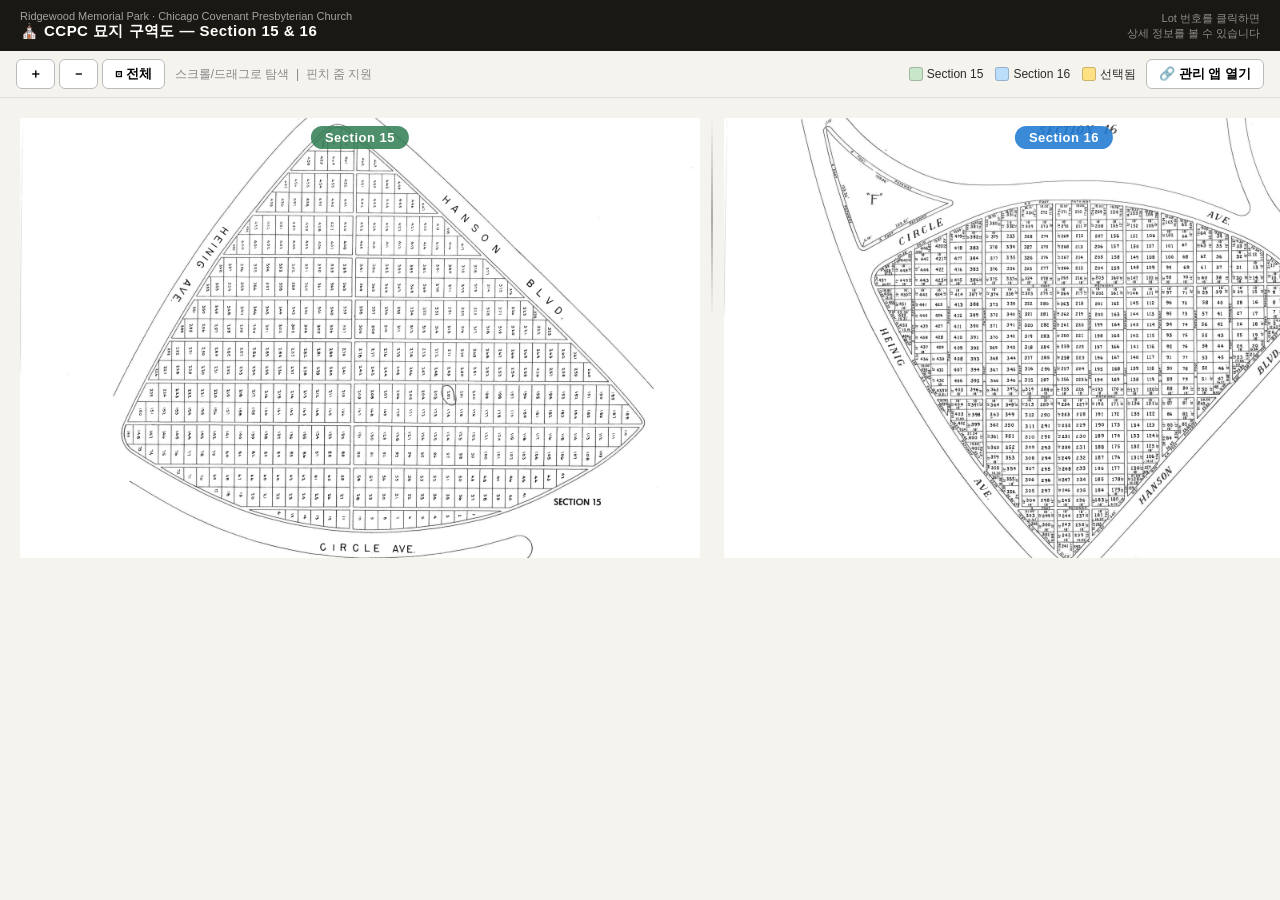
<file: cemetery_map_viewer.html>
<!DOCTYPE html>
<html lang="ko">
<head>
<meta charset="UTF-8">
<meta name="viewport" content="width=device-width, initial-scale=1.0">
<title>CCPC 묘지 구역도 — Section 15 & 16</title>
<style>
* { box-sizing: border-box; margin: 0; padding: 0; }
body {
  font-family: 'Noto Sans KR', sans-serif;
  background: #f5f3ee;
  color: #2d2b26;
  height: 100vh;
  display: flex;
  flex-direction: column;
  overflow: hidden;
}
header {
  background: #1a1812;
  color: white;
  padding: 10px 20px;
  display: flex;
  align-items: center;
  justify-content: space-between;
  flex-shrink: 0;
  gap: 12px;
}
header h1 { font-size: 15px; font-weight: 700; letter-spacing: .03em; }
header .sub { font-size: 11px; opacity: .6; }
.controls {
  display: flex;
  align-items: center;
  gap: 10px;
  background: #f5f3ee;
  padding: 8px 16px;
  border-bottom: 1px solid #ddd;
  flex-shrink: 0;
  flex-wrap: wrap;
}
.zoom-btns { display: flex; gap: 4px; }
.btn {
  padding: 5px 12px;
  border: 1px solid #bbb;
  border-radius: 6px;
  background: white;
  cursor: pointer;
  font-size: 13px;
  font-weight: 600;
}
.btn:hover { background: #eee; }
.btn.active { background: #1a1812; color: white; border-color: #1a1812; }
.legend {
  display: flex;
  gap: 12px;
  font-size: 12px;
  align-items: center;
  margin-left: auto;
}
.legend-item { display: flex; align-items: center; gap: 4px; }
.swatch {
  width: 14px; height: 14px;
  border-radius: 3px;
  border: 1px solid rgba(0,0,0,.2);
}
.sw-15 { background: #c8e6c9; }
.sw-16 { background: #bbdefb; }
.sw-hover { background: #ffe082; }

/* 뷰어 */
.viewer {
  flex: 1;
  overflow: auto;
  position: relative;
  cursor: grab;
  min-height: 0;
}
.viewer:active { cursor: grabbing; }
.viewer-inner {
  display: flex;
  gap: 0;
  align-items: flex-start;
  transform-origin: top left;
  padding: 20px;
  width: max-content;
}
.section-wrap {
  position: relative;
  flex-shrink: 0;
}
.section-wrap img {
  display: block;
  width: 680px;
  height: auto;
  user-select: none;
  -webkit-user-drag: none;
}
.section-label {
  position: absolute;
  top: 8px;
  left: 50%;
  transform: translateX(-50%);
  background: rgba(26,24,18,.8);
  color: white;
  font-size: 13px;
  font-weight: 700;
  padding: 4px 14px;
  border-radius: 20px;
  letter-spacing: .04em;
  pointer-events: none;
}
.section-divider {
  width: 24px;
  flex-shrink: 0;
  display: flex;
  align-items: center;
  justify-content: center;
}
.section-divider-line {
  width: 2px;
  height: 200px;
  background: linear-gradient(to bottom, transparent, #aaa, transparent);
}

/* 툴팁 */
#tooltip {
  position: fixed;
  background: #1a1812;
  color: white;
  padding: 8px 14px;
  border-radius: 8px;
  font-size: 13px;
  pointer-events: none;
  display: none;
  z-index: 999;
  white-space: nowrap;
  box-shadow: 0 4px 12px rgba(0,0,0,.3);
}

/* 정보 패널 */
#infoPanel {
  position: fixed;
  bottom: 20px;
  left: 50%;
  transform: translateX(-50%);
  background: white;
  border: 1px solid #ddd;
  border-radius: 12px;
  padding: 14px 20px;
  box-shadow: 0 4px 20px rgba(0,0,0,.15);
  font-size: 13px;
  display: none;
  z-index: 998;
  min-width: 300px;
  text-align: center;
}
#infoPanel .lot-num {
  font-size: 18px;
  font-weight: 700;
  color: #1a1812;
  margin-bottom: 4px;
}
#infoPanel .lot-sec {
  color: #888;
  font-size: 11px;
  margin-bottom: 10px;
}
#infoPanel .info-btns {
  display: flex;
  gap: 8px;
  justify-content: center;
}
#infoPanel .info-btn {
  padding: 6px 16px;
  border-radius: 6px;
  border: 1px solid #ddd;
  background: #f5f3ee;
  cursor: pointer;
  font-size: 12px;
  font-weight: 600;
}
#infoPanel .info-btn.primary {
  background: #1a1812;
  color: white;
  border-color: #1a1812;
}
#infoPanel .close-x {
  position: absolute;
  top: 8px;
  right: 10px;
  font-size: 16px;
  cursor: pointer;
  color: #aaa;
  background: none;
  border: none;
}
</style>
</head>
<body>

<header>
  <div>
    <div class="sub">Ridgewood Memorial Park · Chicago Covenant Presbyterian Church</div>
    <h1>⛪ CCPC 묘지 구역도 — Section 15 &amp; 16</h1>
  </div>
  <div style="font-size:11px;opacity:.5;text-align:right;">
    Lot 번호를 클릭하면<br>상세 정보를 볼 수 있습니다
  </div>
</header>

<div class="controls">
  <div class="zoom-btns">
    <button class="btn" onclick="zoom(1.2)">＋</button>
    <button class="btn" onclick="zoom(1/1.2)">－</button>
    <button class="btn" onclick="resetZoom()">⊡ 전체</button>
  </div>
  <div style="font-size:12px;color:#888;">
    스크롤/드래그로 탐색 &nbsp;|&nbsp; 핀치 줌 지원
  </div>
  <div class="legend">
    <div class="legend-item"><span class="swatch sw-15"></span> Section 15</div>
    <div class="legend-item"><span class="swatch sw-16"></span> Section 16</div>
    <div class="legend-item"><span class="swatch sw-hover"></span> 선택됨</div>
  </div>
  <button class="btn" onclick="openApp()">🔗 관리 앱 열기</button>
</div>

<div class="viewer" id="viewer">
  <div class="viewer-inner" id="viewerInner">
    <!-- Section 15 -->
    <div class="section-wrap">
      <div class="section-label" style="background:rgba(46,125,82,.85);">Section 15</div>
      <img src="section15_hd.png" id="s15img" alt="Section 15"
        onclick="handleImgClick(event,'15')"
        onmousemove="handleImgHover(event,'15')"
        onmouseleave="hideTooltip()">
    </div>

    <div class="section-divider"><div class="section-divider-line"></div></div>

    <!-- Section 16 -->
    <div class="section-wrap">
      <div class="section-label" style="background:rgba(25,118,210,.85);">Section 16</div>
      <img src="section16_hd.png" id="s16img" alt="Section 16"
        onclick="handleImgClick(event,'16')"
        onmousemove="handleImgHover(event,'16')"
        onmouseleave="hideTooltip()">
    </div>
  </div>
</div>

<div id="tooltip"></div>

<div id="infoPanel" style="position:fixed;">
  <button class="close-x" onclick="closePanel()">✕</button>
  <div class="lot-num" id="panelLot"></div>
  <div class="lot-sec" id="panelSec"></div>
  <div class="info-btns">
    <button class="info-btn primary" onclick="openInApp('map')">🗺 Map View</button>
    <button class="info-btn" onclick="openInApp('list')">📋 List View</button>
    <button class="info-btn" onclick="closePanel()">닫기</button>
  </div>
</div>

<script>
// ── 줌/드래그 ─────────────────────────────
let scale = 1;
const viewer = document.getElementById('viewer');
const inner = document.getElementById('viewerInner');

function zoom(factor) {
  scale = Math.min(Math.max(scale * factor, 0.3), 4);
  inner.style.transform = `scale(${scale})`;
}
function resetZoom() {
  scale = 1;
  inner.style.transform = 'scale(1)';
  viewer.scrollLeft = 0;
  viewer.scrollTop = 0;
}

viewer.addEventListener('wheel', e => {
  e.preventDefault();
  zoom(e.deltaY > 0 ? 0.9 : 1.1);
}, { passive: false });

let drag = false, sx, sy, sl, st;
viewer.addEventListener('mousedown', e => {
  drag = true; sx = e.pageX; sy = e.pageY;
  sl = viewer.scrollLeft; st = viewer.scrollTop;
});
viewer.addEventListener('mouseleave', () => drag = false);
viewer.addEventListener('mouseup', () => drag = false);
viewer.addEventListener('mousemove', e => {
  if (!drag) return;
  viewer.scrollLeft = sl - (e.pageX - sx);
  viewer.scrollTop  = st - (e.pageY - sy);
});

// 터치 핀치 줌
let initDist = 0;
viewer.addEventListener('touchstart', e => {
  if (e.touches.length === 2) {
    initDist = Math.hypot(
      e.touches[0].clientX - e.touches[1].clientX,
      e.touches[0].clientY - e.touches[1].clientY
    );
  }
}, { passive: true });
viewer.addEventListener('touchmove', e => {
  if (e.touches.length === 2) {
    const dist = Math.hypot(
      e.touches[0].clientX - e.touches[1].clientX,
      e.touches[0].clientY - e.touches[1].clientY
    );
    zoom(dist / initDist);
    initDist = dist;
  }
}, { passive: true });

// ── 이미지에서 lot 번호 추정 ──────────────
// Section 15: 삼각형, lot 번호 1~466 (전체 구획)
// Section 16: 부채꼴, lot 번호 1~457 (전체 구획)
// 이미지 좌표 → 대략적인 lot 번호 추정
// (실제 정밀 매핑은 PDF 좌표 분석 필요 — 현재는 구역 기반 추정)

function estimateLot15(rx, ry) {
  // Section 15: 삼각형 구조, 상단 꼭짓점에서 하단으로
  // 하단(Circle Ave)에 lot 1~17, 위로 올라갈수록 번호 증가
  // rx: 0~1 (좌→우), ry: 0~1 (상→하)
  // 대략적 추정
  const row = Math.floor(ry * 22);          // 약 22행
  const col = Math.floor(rx * (row + 1));   // 삼각형이므로 위로 갈수록 좁음
  const lot = Math.max(1, Math.min(466, row * 20 + col + 1));
  return lot;
}

function estimateLot16(rx, ry) {
  // Section 16: 격자형, 약 20열 × 22행
  const row = Math.floor(ry * 22);
  const col = Math.floor(rx * 20);
  const lot = Math.max(1, Math.min(457, row * 20 + col + 1));
  return lot;
}

// ── 앱 URL ───────────────────────────────
const APP_URL = 'https://glenwercpc-byte.github.io/Cemetery/';
let selectedSection = '15';
let selectedLot = null;

function handleImgClick(e, section) {
  const img = e.currentTarget;
  const rect = img.getBoundingClientRect();
  const rx = (e.clientX - rect.left) / rect.width;
  const ry = (e.clientY - rect.top)  / rect.height;

  // 이미지 바깥 클릭 무시
  if (rx < 0 || rx > 1 || ry < 0 || ry > 1) return;

  const lot = section === '15' ? estimateLot15(rx, ry) : estimateLot16(rx, ry);
  selectedSection = section;
  selectedLot = lot;

  document.getElementById('panelLot').textContent = `Lot ${lot}`;
  document.getElementById('panelSec').textContent = `Section ${section}`;
  document.getElementById('infoPanel').style.display = 'block';
}

function handleImgHover(e, section) {
  const img = e.currentTarget;
  const rect = img.getBoundingClientRect();
  const rx = (e.clientX - rect.left) / rect.width;
  const ry = (e.clientY - rect.top)  / rect.height;
  const lot = section === '15' ? estimateLot15(rx, ry) : estimateLot16(rx, ry);

  const tt = document.getElementById('tooltip');
  tt.textContent = `Section ${section} · Lot ${lot}`;
  tt.style.display = 'block';
  tt.style.left = (e.clientX + 14) + 'px';
  tt.style.top  = (e.clientY - 10) + 'px';
}

function hideTooltip() {
  document.getElementById('tooltip').style.display = 'none';
}

function closePanel() {
  document.getElementById('infoPanel').style.display = 'none';
}

function openInApp(view) {
  if (!selectedLot) return;
  const url = `${APP_URL}?section=${selectedSection}&view=${view}&lot=${selectedLot}`;
  window.open(url, '_blank');
}

function openApp() {
  window.open(APP_URL, '_blank');
}
</script>
</body>
</html>
</file>
